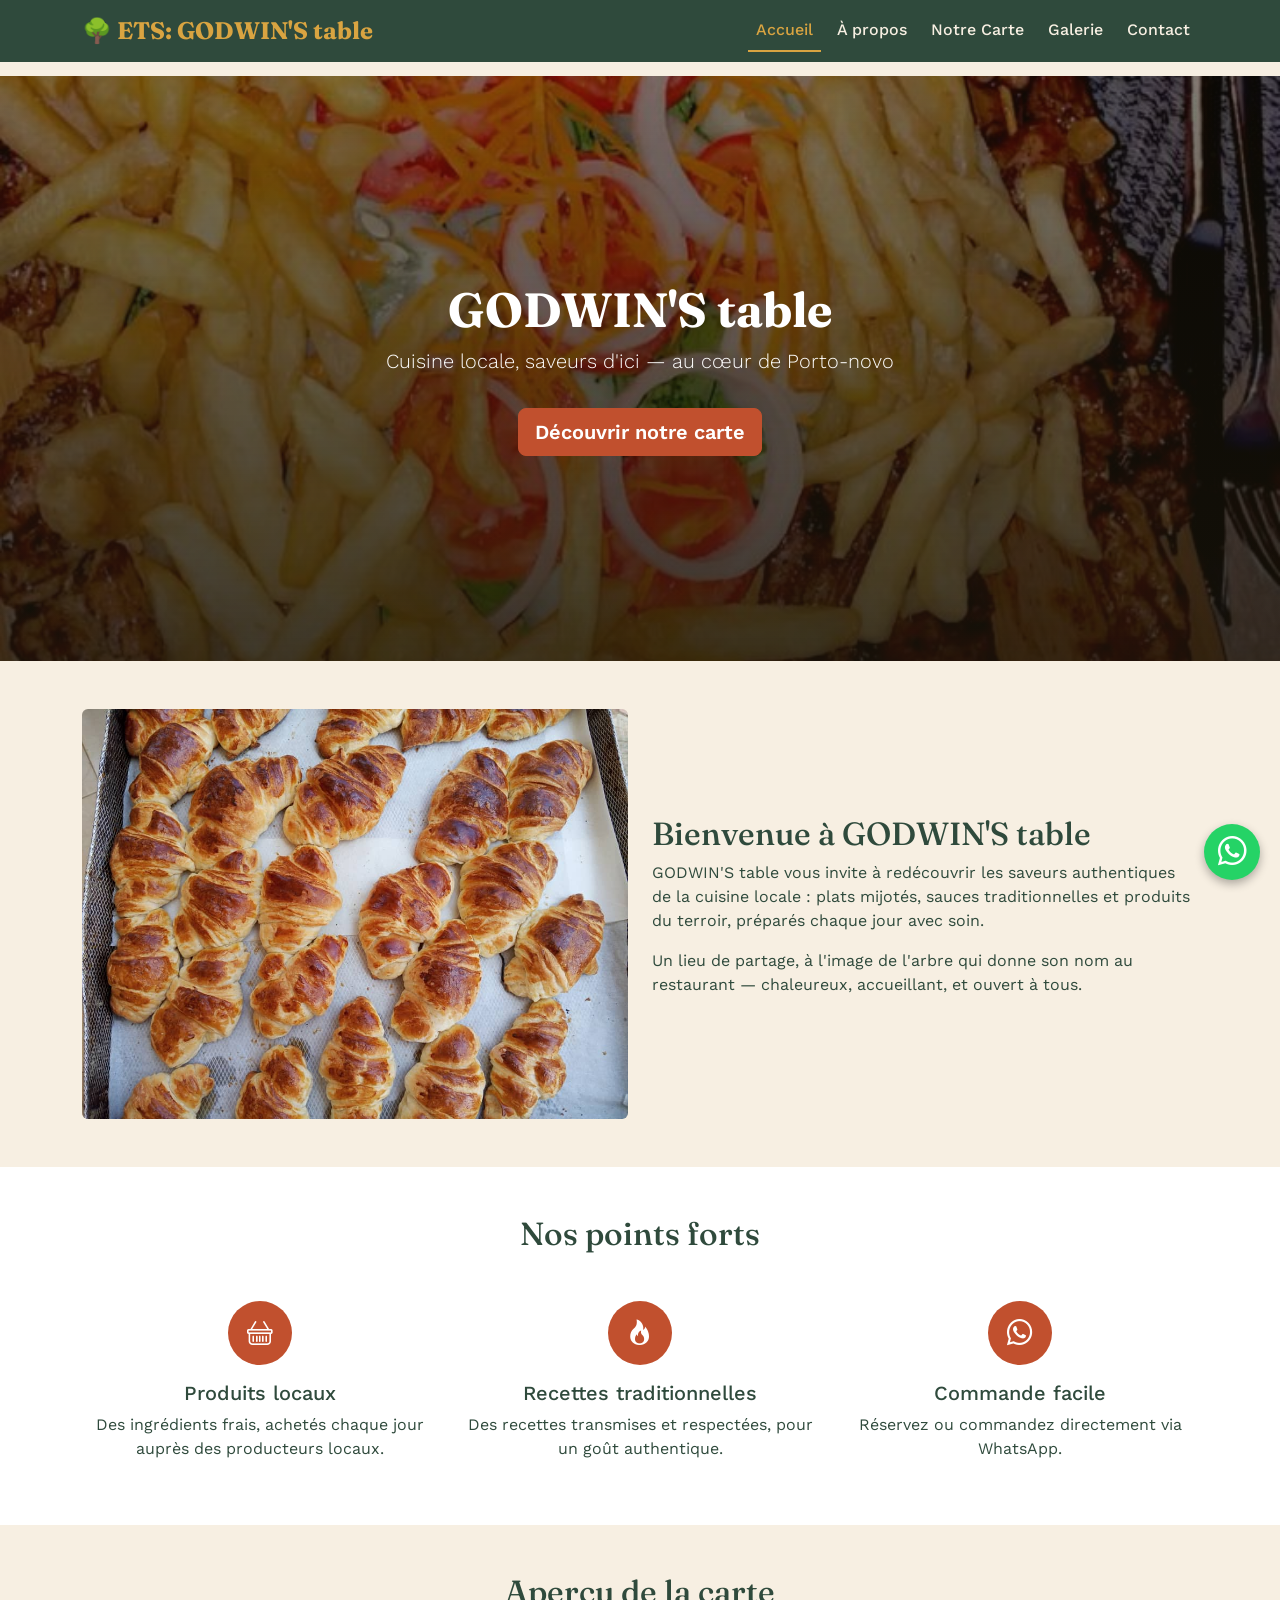
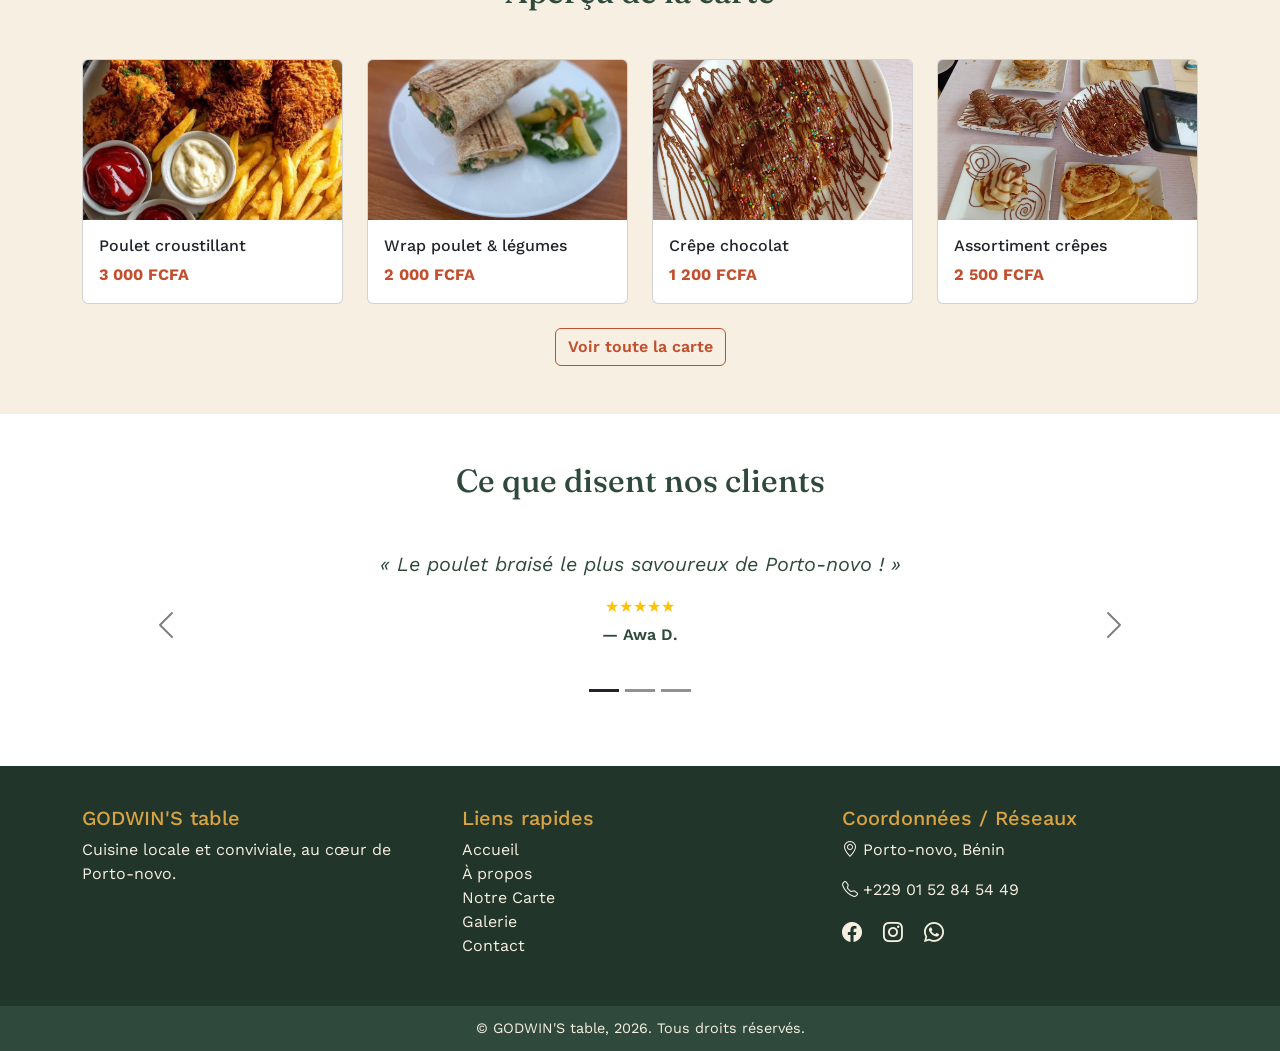
<file: index.html>
<!DOCTYPE html>
<html lang="fr">
<head>
  <meta charset="UTF-8">
  <meta name="viewport" content="width=device-width, initial-scale=1.0">
  <title> Cuisine locale, saveurs d'ici</title>
  <link href="https://cdn.jsdelivr.net/npm/bootstrap@5.3.3/dist/css/bootstrap.min.css" rel="stylesheet">
  <link rel="preconnect" href="https://fonts.googleapis.com">
  <link href="https://fonts.googleapis.com/css2?family=Fraunces:wght@600;700&family=Work+Sans:wght@400;500;600&display=swap" rel="stylesheet">
  <link rel="stylesheet" href="https://cdn.jsdelivr.net/npm/bootstrap-icons@1.11.3/font/bootstrap-icons.css">
  <link rel="stylesheet" href="css/style.css">
</head>
<body>

  <nav class="navbar navbar-expand-lg navbar-baobab fixed-top">
    <div class="container">
      <a class="navbar-brand" href="index.html">🌳 ETS: GODWIN'S table</a>
      <button class="navbar-toggler" type="button" data-bs-toggle="collapse" data-bs-target="#navMain">
        <span class="navbar-toggler-icon"></span>
      </button>
      <div class="collapse navbar-collapse" id="navMain">
        <ul class="navbar-nav ms-auto">
          <li class="nav-item"><a class="nav-link active" href="index.html">Accueil</a></li>
          <li class="nav-item"><a class="nav-link" href="apropos.html">À propos</a></li>
          <li class="nav-item"><a class="nav-link" href="menu.html">Notre Carte</a></li>
          <li class="nav-item"><a class="nav-link" href="galerie.html">Galerie</a></li>
          <li class="nav-item"><a class="nav-link" href="contact.html">Contact</a></li>
        </ul>
      </div>
    </div>
  </nav>

  <!-- ===== HEADER DÉFILANT (carrousel Bootstrap) ===== -->
  <header class="hero-carousel">
    <div id="carouselHero" class="carousel slide carousel-fade" data-bs-ride="carousel" data-bs-interval="3500">
      <div class="carousel-inner">
        <div class="carousel-item active">
          <img src="images/hero1.jpg" class="hero-carousel-img" alt="Assiette grillade Le Baobab">
        </div>
        <div class="carousel-item">
          <img src="images/hero2.jpg" class="hero-carousel-img" alt="Riz jollof et poulet grillé">
        </div>
        <div class="carousel-item">
          <img src="images/hero3.jpg" class="hero-carousel-img" alt="Poisson braisé sauce et akassa">
        </div>
        <div class="carousel-item">
          <img src="images/hero4.jpg" class="hero-carousel-img" alt="Poulet pimenté, frites d'igname et alloco">
        </div>
      </div>
    </div>

    <!-- Le titre reste fixe par-dessus les images qui défilent -->
    <div class="hero-overlay-content text-center">
      <h1>GODWIN'S table</h1>
      <p class="lead">Cuisine locale, saveurs d'ici — au cœur de Porto-novo</p>
      <a href="menu.html" class="btn btn-accent btn-lg mt-3">Découvrir notre carte</a>
    </div>
  </header>

  <section class="py-5">
    <div class="container">
      <div class="row align-items-center g-4">
        <div class="col-md-6">
          <img src="images/croissants.jpg" class="img-fluid rounded" alt="Nos viennoiseries maison, Le Baobab">
        </div>
        <div class="col-md-6">
          <h2>Bienvenue à GODWIN'S table</h2>
          <p>GODWIN'S table vous invite à redécouvrir les saveurs authentiques de la cuisine locale : plats mijotés, sauces traditionnelles et produits du terroir, préparés chaque jour avec soin.</p>
          <p>Un lieu de partage, à l'image de l'arbre qui donne son nom au restaurant — chaleureux, accueillant, et ouvert à tous.</p>
        </div>
      </div>
    </div>
  </section>

  <section class="py-5 bg-white">
    <div class="container">
      <h2 class="text-center mb-5">Nos points forts</h2>
      <div class="row g-4 text-center">
        <div class="col-md-4">
          <div class="icon-circle"><i class="bi bi-basket"></i></div>
          <h5>Produits locaux</h5>
          <p>Des ingrédients frais, achetés chaque jour auprès des producteurs locaux.</p>
        </div>
        <div class="col-md-4">
          <div class="icon-circle"><i class="bi bi-fire"></i></div>
          <h5>Recettes traditionnelles</h5>
          <p>Des recettes transmises et respectées, pour un goût authentique.</p>
        </div>
        <div class="col-md-4">
          <div class="icon-circle"><i class="bi bi-whatsapp"></i></div>
          <h5>Commande facile</h5>
          <p>Réservez ou commandez directement via WhatsApp.</p>
        </div>
      </div>
    </div>
  </section>

  <section class="py-5">
    <div class="container">
      <h2 class="text-center mb-5">Aperçu de la carte</h2>
      <div class="row row-cols-1 row-cols-md-2 row-cols-lg-4 g-4">
        <div class="col">
          <div class="card h-100 card-produit">
            <img src="images/produit1.jpg" class="card-img-top" alt="Poulet croustillant et frites">
            <div class="card-body">
              <h6 class="card-title">Poulet croustillant</h6>
              <p class="prix mb-0">3 000 FCFA</p>
            </div>
          </div>
        </div>
        <div class="col">
          <div class="card h-100 card-produit">
            <img src="images/produit2.jpg" class="card-img-top" alt="Wrap poulet et légumes">
            <div class="card-body">
              <h6 class="card-title">Wrap poulet & légumes</h6>
              <p class="prix mb-0">2 000 FCFA</p>
            </div>
          </div>
        </div>
        <div class="col">
          <div class="card h-100 card-produit">
            <img src="images/produit3.jpg" class="card-img-top" alt="Crêpe au chocolat">
            <div class="card-body">
              <h6 class="card-title">Crêpe chocolat</h6>
              <p class="prix mb-0">1 200 FCFA</p>
            </div>
          </div>
        </div>
        <div class="col">
          <div class="card h-100 card-produit">
            <img src="images/produit4.jpg" class="card-img-top" alt="Assortiment de crêpes et pancakes">
            <div class="card-body">
              <h6 class="card-title">Assortiment crêpes</h6>
              <p class="prix mb-0">2 500 FCFA</p>
            </div>
          </div>
        </div>
      </div>
      <div class="text-center mt-4">
        <a href="menu.html" class="btn btn-outline-accent">Voir toute la carte</a>
      </div>
    </div>
  </section>

  <section class="py-5 bg-white">
    <div class="container">
      <h2 class="text-center mb-5">Ce que disent nos clients</h2>
      <div id="carouselTemoignages" class="carousel slide" data-bs-ride="carousel">
        <div class="carousel-inner text-center">
          <div class="carousel-item active">
            <p class="fs-5 fst-italic">« Le poulet braisé le plus savoureux de Porto-novo ! »</p>
            <p class="text-warning mb-1">★★★★★</p>
            <p class="fw-semibold">— Awa D.</p>
          </div>
          <div class="carousel-item">
            <p class="fs-5 fst-italic">« Un vrai goût de chez nous, dans un cadre agréable. »</p>
            <p class="text-warning mb-1">★★★★★</p>
            <p class="fw-semibold">— Koffi M.</p>
          </div>
          <div class="carousel-item">
            <p class="fs-5 fst-italic">« Service rapide et prix très correct pour la qualité. »</p>
            <p class="text-warning mb-1">★★★★☆</p>
            <p class="fw-semibold">— Fatima S.</p>
          </div>
        </div>
        <button class="carousel-control-prev" type="button" data-bs-target="#carouselTemoignages" data-bs-slide="prev">
          <span class="carousel-control-prev-icon" style="filter: invert(1) grayscale(1);"></span>
        </button>
        <button class="carousel-control-next" type="button" data-bs-target="#carouselTemoignages" data-bs-slide="next">
          <span class="carousel-control-next-icon" style="filter: invert(1) grayscale(1);"></span>
        </button>
        <div class="carousel-indicators position-relative mt-3">
          <button type="button" data-bs-target="#carouselTemoignages" data-bs-slide-to="0" class="active bg-dark"></button>
          <button type="button" data-bs-target="#carouselTemoignages" data-bs-slide-to="1" class="bg-dark"></button>
          <button type="button" data-bs-target="#carouselTemoignages" data-bs-slide-to="2" class="bg-dark"></button>
        </div>
      </div>
    </div>
  </section>

  <footer class="footer-baobab">
    <div class="container">
      <div class="row g-4">
        <div class="col-md-4">
          <h5>GODWIN'S table</h5>
          <p>Cuisine locale et conviviale, au cœur de Porto-novo.</p>
        </div>
        <div class="col-md-4">
          <h5>Liens rapides</h5>
          <ul class="list-unstyled">
            <li><a href="index.html">Accueil</a></li>
            <li><a href="apropos.html">À propos</a></li>
            <li><a href="menu.html">Notre Carte</a></li>
            <li><a href="galerie.html">Galerie</a></li>
            <li><a href="contact.html">Contact</a></li>
          </ul>
        </div>
        <div class="col-md-4">
          <h5>Coordonnées / Réseaux</h5>
          <p><i class="bi bi-geo-alt"></i> Porto-novo, Bénin</p>
          <p><i class="bi bi-telephone"></i> +229 01 52 84 54 49</p>
          <div>
            <a href="#" class="me-3"><i class="bi bi-facebook fs-5"></i></a>
            <a href="#" class="me-3"><i class="bi bi-instagram fs-5"></i></a>
            <a href="#"><i class="bi bi-whatsapp fs-5"></i></a>
          </div>
        </div>
      </div>
    </div>
    <div class="footer-bottom">&copy; GODWIN'S table, 2026. Tous droits réservés.</div>
  </footer>

  <a href="https://wa.me/2290152845449" class="whatsapp-float" target="_blank" aria-label="Contacter sur WhatsApp">
    <i class="bi bi-whatsapp"></i>
  </a>

  <script src="https://cdn.jsdelivr.net/npm/bootstrap@5.3.3/dist/js/bootstrap.bundle.min.js"></script>
  <script src="js/script.js"></script>
</body>
</html>
</file>
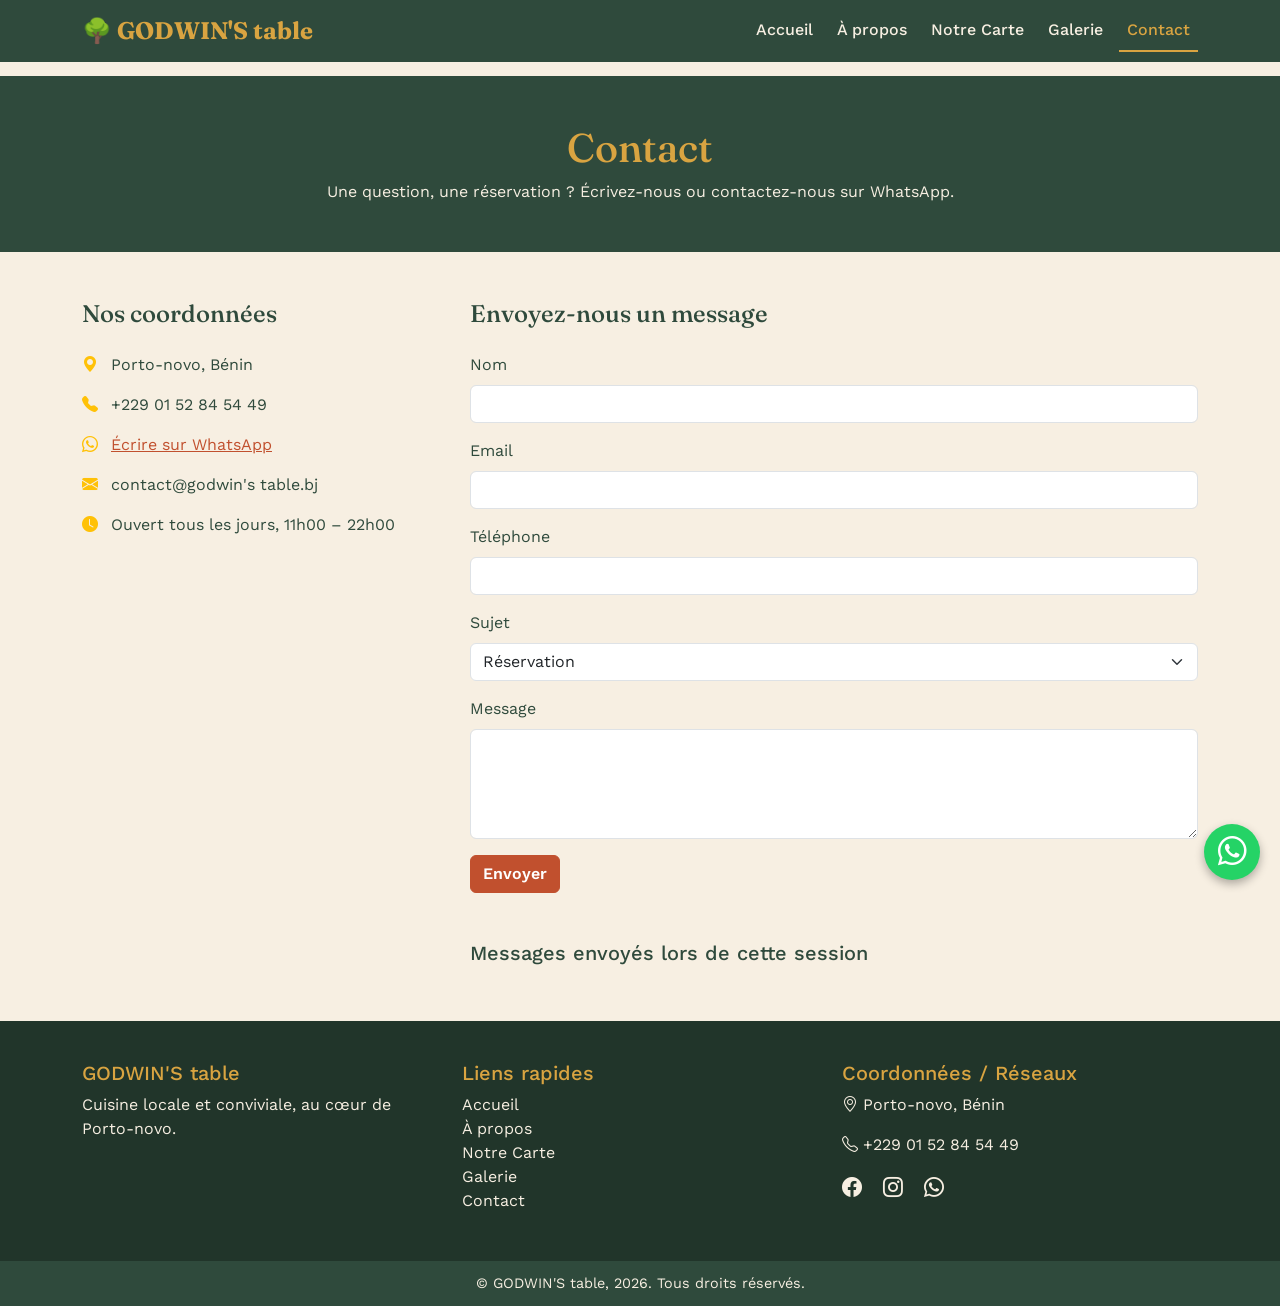
<file: contact.html>
<!DOCTYPE html>
<html lang="fr">
<head>
  <meta charset="UTF-8">
  <meta name="viewport" content="width=device-width, initial-scale=1.0">
  <title>GODWIN'S table — Contact</title>
  <link href="https://cdn.jsdelivr.net/npm/bootstrap@5.3.3/dist/css/bootstrap.min.css" rel="stylesheet">
  <link rel="preconnect" href="https://fonts.googleapis.com">
  <link href="https://fonts.googleapis.com/css2?family=Fraunces:wght@600;700&family=Work+Sans:wght@400;500;600&display=swap" rel="stylesheet">
  <link rel="stylesheet" href="https://cdn.jsdelivr.net/npm/bootstrap-icons@1.11.3/font/bootstrap-icons.css">
  <link rel="stylesheet" href="css/style.css">
</head>
<body>

  <nav class="navbar navbar-expand-lg navbar-baobab fixed-top">
    <div class="container">
      <a class="navbar-brand" href="index.html">🌳 GODWIN'S table</a>
      <button class="navbar-toggler" type="button" data-bs-toggle="collapse" data-bs-target="#navMain">
        <span class="navbar-toggler-icon"></span>
      </button>
      <div class="collapse navbar-collapse" id="navMain">
        <ul class="navbar-nav ms-auto">
          <li class="nav-item"><a class="nav-link" href="index.html">Accueil</a></li>
          <li class="nav-item"><a class="nav-link" href="apropos.html">À propos</a></li>
          <li class="nav-item"><a class="nav-link" href="menu.html">Notre Carte</a></li>
          <li class="nav-item"><a class="nav-link" href="galerie.html">Galerie</a></li>
          <li class="nav-item"><a class="nav-link active" href="contact.html">Contact</a></li>
        </ul>
      </div>
    </div>
  </nav>

  <div class="page-banner">
    <div class="container">
      <h1>Contact</h1>
      <p class="mb-0">Une question, une réservation ? Écrivez-nous ou contactez-nous sur WhatsApp.</p>
    </div>
  </div>

  <section class="py-5">
    <div class="container">
      <div class="row g-5">

        <div class="col-md-4">
          <h4 class="mb-4">Nos coordonnées</h4>
          <p><i class="bi bi-geo-alt-fill me-2 text-warning"></i> Porto-novo, Bénin</p>
          <p><i class="bi bi-telephone-fill me-2 text-warning"></i> +229 01 52 84 54 49</p>
          <p><i class="bi bi-whatsapp me-2 text-warning"></i> <a href="https://wa.me/22900000000" target="_blank">Écrire sur WhatsApp</a></p>
          <p><i class="bi bi-envelope-fill me-2 text-warning"></i> contact@godwin's table.bj</p>
          <p><i class="bi bi-clock-fill me-2 text-warning"></i> Ouvert tous les jours, 11h00 – 22h00</p>
        </div>

        <div class="col-md-8">
          <h4 class="mb-4">Envoyez-nous un message</h4>

          <div id="confirmationMessage" class="alert alert-success" role="alert"></div>

          <form id="formContact" novalidate>
            <div class="mb-3">
              <label for="nom" class="form-label">Nom</label>
              <input type="text" class="form-control" id="nom">
              <div class="error-message" id="errNom">Le nom doit contenir au moins 3 caractères.</div>
            </div>

            <div class="mb-3">
              <label for="email" class="form-label">Email</label>
              <input type="text" class="form-control" id="email">
              <div class="error-message" id="errEmail">Veuillez saisir une adresse email valide.</div>
            </div>

            <div class="mb-3">
              <label for="telephone" class="form-label">Téléphone</label>
              <input type="text" class="form-control" id="telephone">
            </div>

            <div class="mb-3">
              <label for="sujet" class="form-label">Sujet</label>
              <select class="form-select" id="sujet">
                <option value="Réservation" selected>Réservation</option>
                <option value="Commande à emporter">Commande à emporter</option>
                <option value="Renseignement">Renseignement</option>
                <option value="Autre">Autre</option>
              </select>
            </div>

            <div class="mb-3">
              <label for="message" class="form-label">Message</label>
              <textarea class="form-control" id="message" rows="4"></textarea>
              <div class="error-message" id="errMessage">Le message doit contenir au moins 10 caractères.</div>
            </div>

            <button type="submit" class="btn btn-accent">Envoyer</button>
          </form>

          <div class="mt-5">
            <h5>Messages envoyés lors de cette session</h5>
            <ul id="listeMessages" class="list-group"></ul>
          </div>
        </div>

      </div>
    </div>
  </section>

  <footer class="footer-baobab">
    <div class="container">
      <div class="row g-4">
        <div class="col-md-4"><h5>GODWIN'S table</h5><p>Cuisine locale et conviviale, au cœur de Porto-novo.</p></div>
        <div class="col-md-4">
          <h5>Liens rapides</h5>
          <ul class="list-unstyled">
            <li><a href="index.html">Accueil</a></li>
            <li><a href="apropos.html">À propos</a></li>
            <li><a href="menu.html">Notre Carte</a></li>
            <li><a href="galerie.html">Galerie</a></li>
            <li><a href="contact.html">Contact</a></li>
          </ul>
        </div>
        <div class="col-md-4">
          <h5>Coordonnées / Réseaux</h5>
          <p><i class="bi bi-geo-alt"></i> Porto-novo, Bénin</p>
          <p><i class="bi bi-telephone"></i> +229 01 52 84 54 49</p>
          <div>
            <a href="#" class="me-3"><i class="bi bi-facebook fs-5"></i></a>
            <a href="#" class="me-3"><i class="bi bi-instagram fs-5"></i></a>
            <a href="#"><i class="bi bi-whatsapp fs-5"></i></a>
          </div>
        </div>
      </div>
    </div>
    <div class="footer-bottom">&copy; GODWIN'S table, 2026. Tous droits réservés.</div>
  </footer>

  <a href="https://wa.me/2290152845449" class="whatsapp-float" target="_blank" aria-label="Contacter sur WhatsApp"><i class="bi bi-whatsapp"></i></a>

  <script src="https://cdn.jsdelivr.net/npm/bootstrap@5.3.3/dist/js/bootstrap.bundle.min.js"></script>
  <script src="js/script.js"></script>
</body>
</html>
</file>
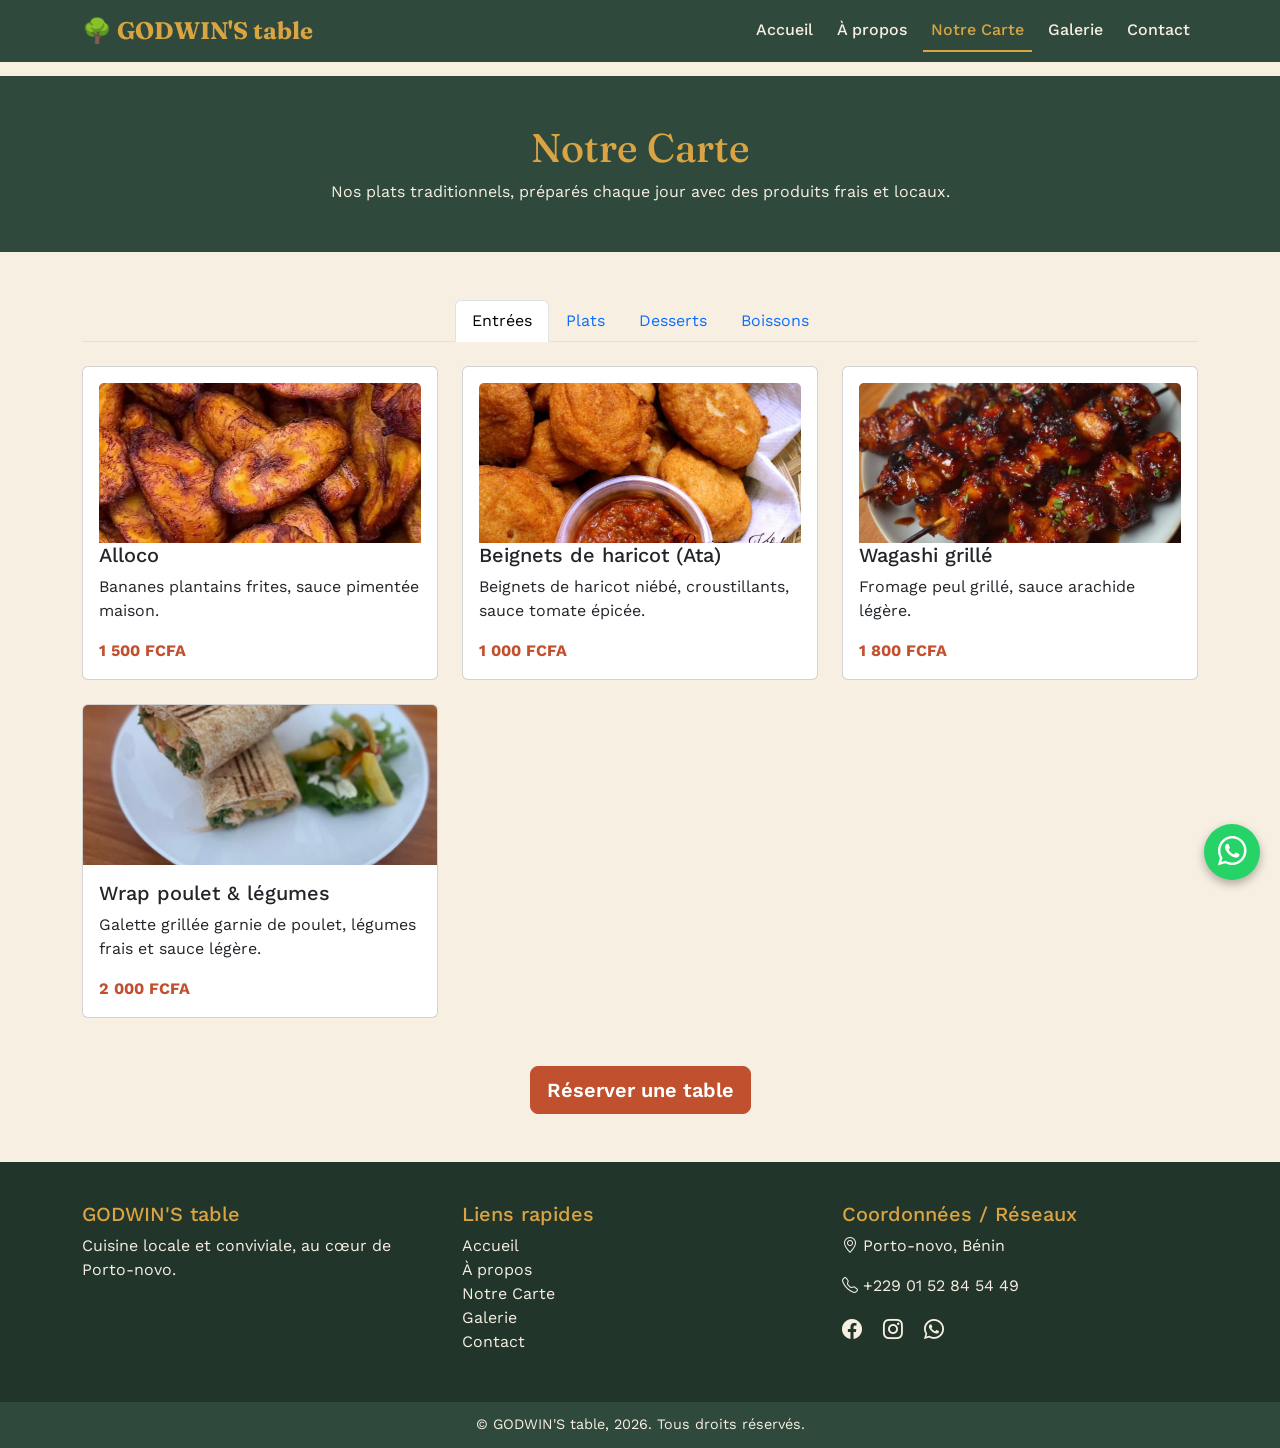
<file: menu.html>
<!DOCTYPE html>
<html lang="fr">
<head>
  <meta charset="UTF-8">
  <meta name="viewport" content="width=device-width, initial-scale=1.0">
  <title>GODWIN'S table — Notre Carte</title>
  <link href="https://cdn.jsdelivr.net/npm/bootstrap@5.3.3/dist/css/bootstrap.min.css" rel="stylesheet">
  <link rel="preconnect" href="https://fonts.googleapis.com">
  <link href="https://fonts.googleapis.com/css2?family=Fraunces:wght@600;700&family=Work+Sans:wght@400;500;600&display=swap" rel="stylesheet">
  <link rel="stylesheet" href="https://cdn.jsdelivr.net/npm/bootstrap-icons@1.11.3/font/bootstrap-icons.css">
  <link rel="stylesheet" href="css/style.css">
</head>
<body>

  <nav class="navbar navbar-expand-lg navbar-baobab fixed-top">
    <div class="container">
      <a class="navbar-brand" href="index.html">🌳 GODWIN'S table</a>
      <button class="navbar-toggler" type="button" data-bs-toggle="collapse" data-bs-target="#navMain">
        <span class="navbar-toggler-icon"></span>
      </button>
      <div class="collapse navbar-collapse" id="navMain">
        <ul class="navbar-nav ms-auto">
          <li class="nav-item"><a class="nav-link" href="index.html">Accueil</a></li>
          <li class="nav-item"><a class="nav-link" href="apropos.html">À propos</a></li>
          <li class="nav-item"><a class="nav-link active" href="menu.html">Notre Carte</a></li>
          <li class="nav-item"><a class="nav-link" href="galerie.html">Galerie</a></li>
          <li class="nav-item"><a class="nav-link" href="contact.html">Contact</a></li>
        </ul>
      </div>
    </div>
  </nav>

  <div class="page-banner">
    <div class="container">
      <h1>Notre Carte</h1>
      <p class="mb-0">Nos plats traditionnels, préparés chaque jour avec des produits frais et locaux.</p>
    </div>
  </div>

  <section class="py-5">
    <div class="container">

      <ul class="nav nav-tabs justify-content-center mb-4" id="menuTabs" role="tablist">
        <li class="nav-item"><button class="nav-link active" data-bs-toggle="tab" data-bs-target="#entrees" type="button">Entrées</button></li>
        <li class="nav-item"><button class="nav-link" data-bs-toggle="tab" data-bs-target="#plats" type="button">Plats</button></li>
        <li class="nav-item"><button class="nav-link" data-bs-toggle="tab" data-bs-target="#desserts" type="button">Desserts</button></li>
        <li class="nav-item"><button class="nav-link" data-bs-toggle="tab" data-bs-target="#boissons" type="button">Boissons</button></li>
      </ul>

      <div class="tab-content">

        <div class="tab-pane fade show active" id="entrees">
          <div class="row row-cols-1 row-cols-md-3 g-4">
            <div class="col"><div class="card h-100 card-produit"><div class="card-body">
              <img src="images/ALLOCO.jpg" class="card-img-top" alt="Alloco">
              <h5 class="card-title">Alloco</h5>
              <p class="card-text">Bananes plantains frites, sauce pimentée maison.</p>
              <p class="prix mb-0">1 500 FCFA</p>
            </div></div></div>
            <div class="col"><div class="card h-100 card-produit"><div class="card-body">
              <img src="images/Beignets de haricot (Ata).jpg" class="card-img-top" alt="Beignets">
              <h5 class="card-title">Beignets de haricot (Ata)</h5>
              <p class="card-text">Beignets de haricot niébé, croustillants, sauce tomate épicée.</p>
              <p class="prix mb-0">1 000 FCFA</p>
            </div></div></div>
            <div class="col"><div class="card h-100 card-produit"><div class="card-body">
              <img src="images/Wagashi grillé.jpg" class="card-img-top" alt="Wagashi">
              <h5 class="card-title">Wagashi grillé</h5>
              <p class="card-text">Fromage peul grillé, sauce arachide légère.</p>
              <p class="prix mb-0">1 800 FCFA</p>
            </div></div></div>
            <div class="col"><div class="card h-100 card-produit">
              <img src="images/produit2.jpg" class="card-img-top" alt="Wrap poulet et légumes">
              <div class="card-body">
                <h5 class="card-title">Wrap poulet & légumes</h5>
                <p class="card-text">Galette grillée garnie de poulet, légumes frais et sauce légère.</p>
                <p class="prix mb-0">2 000 FCFA</p>
              </div>
            </div></div>
          </div>
        </div>

        <div class="tab-pane fade" id="plats">
          <div class="row row-cols-1 row-cols-md-3 g-4">
            <div class="col"><div class="card h-100 card-produit">
              <img src="images/hero1.jpg" class="card-img-top" alt="Assiette grillade maison">
              <div class="card-body">
                <h5 class="card-title">Assiette grillade maison</h5>
                <p class="card-text">Viandes grillées, frites et salade fraîche, sauces maison.</p>
                <p class="prix mb-0">4 000 FCFA</p>
              </div>
            </div></div>
            <div class="col"><div class="card h-100 card-produit">
              <img src="images/hero3.jpg" class="card-img-top" alt="Poisson braisé et akassa">
              <div class="card-body">
                <h5 class="card-title">Poisson braisé, akassa</h5>
                <p class="card-text">Poisson entier braisé, sauce tomate relevée, servi avec de l'akassa.</p>
                <p class="prix mb-0">3 500 FCFA</p>
              </div>
            </div></div>
            <div class="col"><div class="card h-100 card-produit">
              <img src="images/hero2.jpg" class="card-img-top" alt="Riz jollof et poulet grillé">
              <div class="card-body">
                <h5 class="card-title">Riz jollof, poulet grillé</h5>
                <p class="card-text">Riz au gras parfumé, poulet grillé et plantain mûr.</p>
                <p class="prix mb-0">3 200 FCFA</p>
              </div>
            </div></div>
            <div class="col"><div class="card h-100 card-produit">
              <img src="images/hero4.jpg" class="card-img-top" alt="Poulet pimenté, frites d'igname">
              <div class="card-body">
                <h5 class="card-title">Poulet pimenté, frites d'igname</h5>
                <p class="card-text">Poulet mariné aux épices, frites d'igname et alloco.</p>
                <p class="prix mb-0">3 800 FCFA</p>
              </div>
            </div></div>
            <div class="col"><div class="card h-100 card-produit">
              <img src="images/produit1.jpg" class="card-img-top" alt="Poulet croustillant, frites">
              <div class="card-body">
                <h5 class="card-title">Poulet croustillant, frites</h5>
                <p class="card-text">Poulet pané croustillant, frites et sauces au choix.</p>
                <p class="prix mb-0">3 000 FCFA</p>
              </div>
            </div></div>
          </div>
        </div>

        <div class="tab-pane fade" id="desserts">
          <div class="row row-cols-1 row-cols-md-3 g-4">
            <div class="col"><div class="card h-100 card-produit">
              <img src="images/produit3.jpg" class="card-img-top" alt="Crêpe au chocolat">
              <div class="card-body">
                <h5 class="card-title">Crêpe chocolat</h5>
                <p class="card-text">Crêpe fine garnie de chocolat fondu et vermicelles colorés.</p>
                <p class="prix mb-0">1 200 FCFA</p>
              </div>
            </div></div>
            <div class="col"><div class="card h-100 card-produit">
              <img src="images/produit4.jpg" class="card-img-top" alt="Assortiment de crêpes et pancakes">
              <div class="card-body">
                <h5 class="card-title">Assortiment crêpes & pancakes</h5>
                <p class="card-text">Un assortiment gourmand à partager, sauces et garnitures variées.</p>
                <p class="prix mb-0">2 500 FCFA</p>
              </div>
            </div></div>
            <div class="col"><div class="card h-100 card-produit">
              <img src="images/croissants.jpg" class="card-img-top" alt="Croissants maison">
              <div class="card-body">
                <h5 class="card-title">Croissants maison</h5>
                <p class="card-text">Croissants dorés, préparés et cuits chaque matin.</p>
                <p class="prix mb-0">800 FCFA</p>
              </div>
            </div></div>
          </div>
        </div>

        <div class="tab-pane fade" id="boissons">
          <div class="row row-cols-1 row-cols-md-3 g-4">
            <div class="col"><div class="card h-100 card-produit"><div class="card-body">
              <img src="images/Jus de bissap.jpg" class="card-img-top" alt=" jus de bissap">
              <h5 class="card-title">Jus de bissap</h5>
              <p class="card-text">Infusion d'oseille de Guinée, fraîche et légèrement sucrée.</p>
              <p class="prix mb-0">1 000 FCFA</p>
            </div></div></div>
            <div class="col"><div class="card h-100 card-produit"><div class="card-body">
              <img src="images/Jus de gingembre.jpg" class="card-img-top" alt=" jus de gingembre">
              <h5 class="card-title">Jus de gingembre</h5>
              <p class="card-text">Gingembre frais, citron et menthe.</p>
              <p class="prix mb-0">1 000 FCFA</p>
            </div></div></div>
            <div class="col"><div class="card h-100 card-produit"><div class="card-body">
              <img src="images/Jus de tamarin.jpg" class="card-img-top" alt="jus de tamarin">
              <h5 class="card-title">Jus de tamarin</h5>
              <p class="card-text">Boisson rafraîchissante à base de tamarin.</p>
              <p class="prix mb-0">1 000 FCFA</p>
            </div></div></div>
          </div>
        </div>

      </div>

      <div class="text-center mt-5">
        <a href="contact.html" class="btn btn-accent btn-lg">Réserver une table</a>
      </div>
    </div>
  </section>

  <footer class="footer-baobab">
    <div class="container">
      <div class="row g-4">
        <div class="col-md-4"><h5>GODWIN'S table</h5><p>Cuisine locale et conviviale, au cœur de Porto-novo.</p></div>
        <div class="col-md-4">
          <h5>Liens rapides</h5>
          <ul class="list-unstyled">
            <li><a href="index.html">Accueil</a></li>
            <li><a href="apropos.html">À propos</a></li>
            <li><a href="menu.html">Notre Carte</a></li>
            <li><a href="galerie.html">Galerie</a></li>
            <li><a href="contact.html">Contact</a></li>
          </ul>
        </div>
        <div class="col-md-4">
          <h5>Coordonnées / Réseaux</h5>
          <p><i class="bi bi-geo-alt"></i> Porto-novo, Bénin</p>
          <p><i class="bi bi-telephone"></i> +229 01 52 84 54 49</p>
          <div>
            <a href="#" class="me-3"><i class="bi bi-facebook fs-5"></i></a>
            <a href="#" class="me-3"><i class="bi bi-instagram fs-5"></i></a>
            <a href="#"><i class="bi bi-whatsapp fs-5"></i></a>
          </div>
        </div>
      </div>
    </div>
    <div class="footer-bottom">&copy; GODWIN'S table, 2026. Tous droits réservés.</div>
  </footer>

  <a href="https://wa.me/2290152845449" class="whatsapp-float" target="_blank" aria-label="Contacter sur WhatsApp"><i class="bi bi-whatsapp"></i></a>

  <script src="https://cdn.jsdelivr.net/npm/bootstrap@5.3.3/dist/js/bootstrap.bundle.min.js"></script>
  <script src="js/script.js"></script>
</body>
</html>
</file>
<file: css/style.css>
/* ==========================================================================
   LE BAOBAB — Feuille de style personnalisée (en complément de Bootstrap 5)
   Thème : cuisine locale / africaine
   ========================================================================== */

:root {
  --color-bg: #F7EFE2;        /* fond sable chaud */
  --color-dark: #2F4A3C;      /* vert profond - navbar, footer, texte */
  --color-dark-2: #21352A;    /* vert plus foncé pour hover */
  --color-accent: #C1502E;    /* terracotta - accent principal */
  --color-gold: #D9A441;      /* or/ocre - accent secondaire */
  --color-white: #FFFFFF;
  --font-display: 'Fraunces', Georgia, serif;
  --font-body: 'Work Sans', 'Segoe UI', sans-serif;
}

body {
  font-family: var(--font-body);
  background-color: var(--color-bg);
  color: var(--color-dark);
  padding-top: 76px;
}

h1, h2, h3, h4, .navbar-brand {
  font-family: var(--font-display);
}

a { color: var(--color-accent); }
a:hover { color: var(--color-dark); }

/* --- Navbar --- */
.navbar-baobab { background-color: var(--color-dark); }
.navbar-baobab .navbar-brand {
  color: var(--color-gold);
  font-size: 1.5rem;
  font-weight: 700;
}
.navbar-baobab .nav-link { color: var(--color-bg); font-weight: 500; margin-left: 0.5rem; }
.navbar-baobab .nav-link:hover { color: var(--color-gold); }
.navbar-baobab .nav-link.active {
  color: var(--color-gold);
  border-bottom: 2px solid var(--color-gold);
}

/* --- Boutons --- */
.btn-accent {
  background-color: var(--color-accent);
  border-color: var(--color-accent);
  color: var(--color-white);
  font-weight: 600;
}
.btn-accent:hover {
  background-color: var(--color-dark);
  border-color: var(--color-dark);
  color: var(--color-gold);
}
.btn-outline-accent { border-color: var(--color-accent); color: var(--color-accent); font-weight: 600; }
.btn-outline-accent:hover { background-color: var(--color-accent); color: var(--color-white); }

/* --- Hero (ancienne version statique, conservée si besoin) --- */
.hero {
  position: relative;
  min-height: 65vh;
  display: flex;
  align-items: center;
  background-size: cover;
  background-position: center;
  color: var(--color-white);
}
.hero::before {
  content: "";
  position: absolute;
  inset: 0;
  background: linear-gradient(180deg, rgba(24,20,10,0.5), rgba(24,20,10,0.82));
}
.hero-content { position: relative; z-index: 2; }
.hero h1 { font-size: 3rem; font-weight: 700; }

/* --- Header défilant (carrousel Bootstrap en fond de Hero) --- */
.hero-carousel {
  position: relative;
  min-height: 65vh;
  overflow: hidden;
  color: var(--color-white);
}
.hero-carousel .carousel,
.hero-carousel .carousel-inner,
.hero-carousel .carousel-item {
  height: 65vh;
}
.hero-carousel-img {
  width: 100%;
  height: 65vh;
  object-fit: cover;
}
/* voile sombre par-dessus les images qui défilent, pour la lisibilité du texte */
.hero-carousel::after {
  content: "";
  position: absolute;
  inset: 0;
  background: linear-gradient(180deg, rgba(24,20,10,0.45), rgba(24,20,10,0.8));
  pointer-events: none;
  z-index: 2;
}
/* le titre reste fixe, au-dessus des images ET du voile */
.hero-overlay-content {
  position: absolute;
  inset: 0;
  z-index: 3;
  display: flex;
  flex-direction: column;
  align-items: center;
  justify-content: center;
  padding: 0 20px;
}
.hero-overlay-content h1 { font-size: 3rem; font-weight: 700; }

@media (max-width: 767px) {
  .hero-carousel,
  .hero-carousel .carousel,
  .hero-carousel .carousel-inner,
  .hero-carousel .carousel-item,
  .hero-carousel-img {
    height: 55vh;
    min-height: 55vh;
  }
}

/* --- Bannière de titre (autres pages) --- */
.page-banner { background-color: var(--color-dark); color: var(--color-bg); padding: 3rem 0; text-align: center; }
.page-banner h1 { color: var(--color-gold); }

/* --- Icônes --- */
.icon-circle {
  width: 64px; height: 64px; border-radius: 50%;
  background-color: var(--color-accent); color: var(--color-white);
  display: flex; align-items: center; justify-content: center;
  font-size: 1.6rem; margin: 0 auto 1rem auto;
}

/* --- Chiffres clés --- */
.stat-number { font-family: var(--font-display); font-size: 2.6rem; color: var(--color-accent); font-weight: 700; }

/* --- Galerie --- */
.galerie-item img {
  width: 100%; height: 220px; object-fit: cover; border-radius: 6px;
  cursor: pointer; transition: transform 0.2s ease;
}
.galerie-item img:hover { transform: scale(1.03); }

/* --- Cartes produits (menu) --- */
.card-produit img { height: 160px; object-fit: cover; }
.card-produit .prix { color: var(--color-accent); font-weight: 700; }

/* --- Formulaire de contact --- */
.error-message { color: #b3261e; font-size: 0.875rem; margin-top: 0.25rem; display: none; }
.error-message.show { display: block; }
#confirmationMessage { display: none; }

/* --- Footer --- */
.footer-baobab { background-color: var(--color-dark-2); color: var(--color-bg); padding-top: 2.5rem; }
.footer-baobab h5 { color: var(--color-gold); }
.footer-baobab a { color: var(--color-bg); text-decoration: none; }
.footer-baobab a:hover { color: var(--color-gold); }
.footer-bottom { background-color: var(--color-dark); color: var(--color-bg); text-align: center; padding: 0.75rem 0; margin-top: 2rem; font-size: 0.9rem; }

/* --- Bouton WhatsApp flottant --- */
.whatsapp-float {
  position: fixed;
  bottom: 20px;
  right: 20px;
  background-color: #25D366;
  color: white;
  width: 56px;
  height: 56px;
  border-radius: 50%;
  display: flex;
  align-items: center;
  justify-content: center;
  font-size: 1.8rem;
  box-shadow: 0 4px 10px rgba(0,0,0,0.3);
  z-index: 1000;
  text-decoration: none;
}
.whatsapp-float:hover { background-color: #1DA851; color: white; }

@media (max-width: 767px) {
  .hero h1 { font-size: 2rem; }
}
</file>
